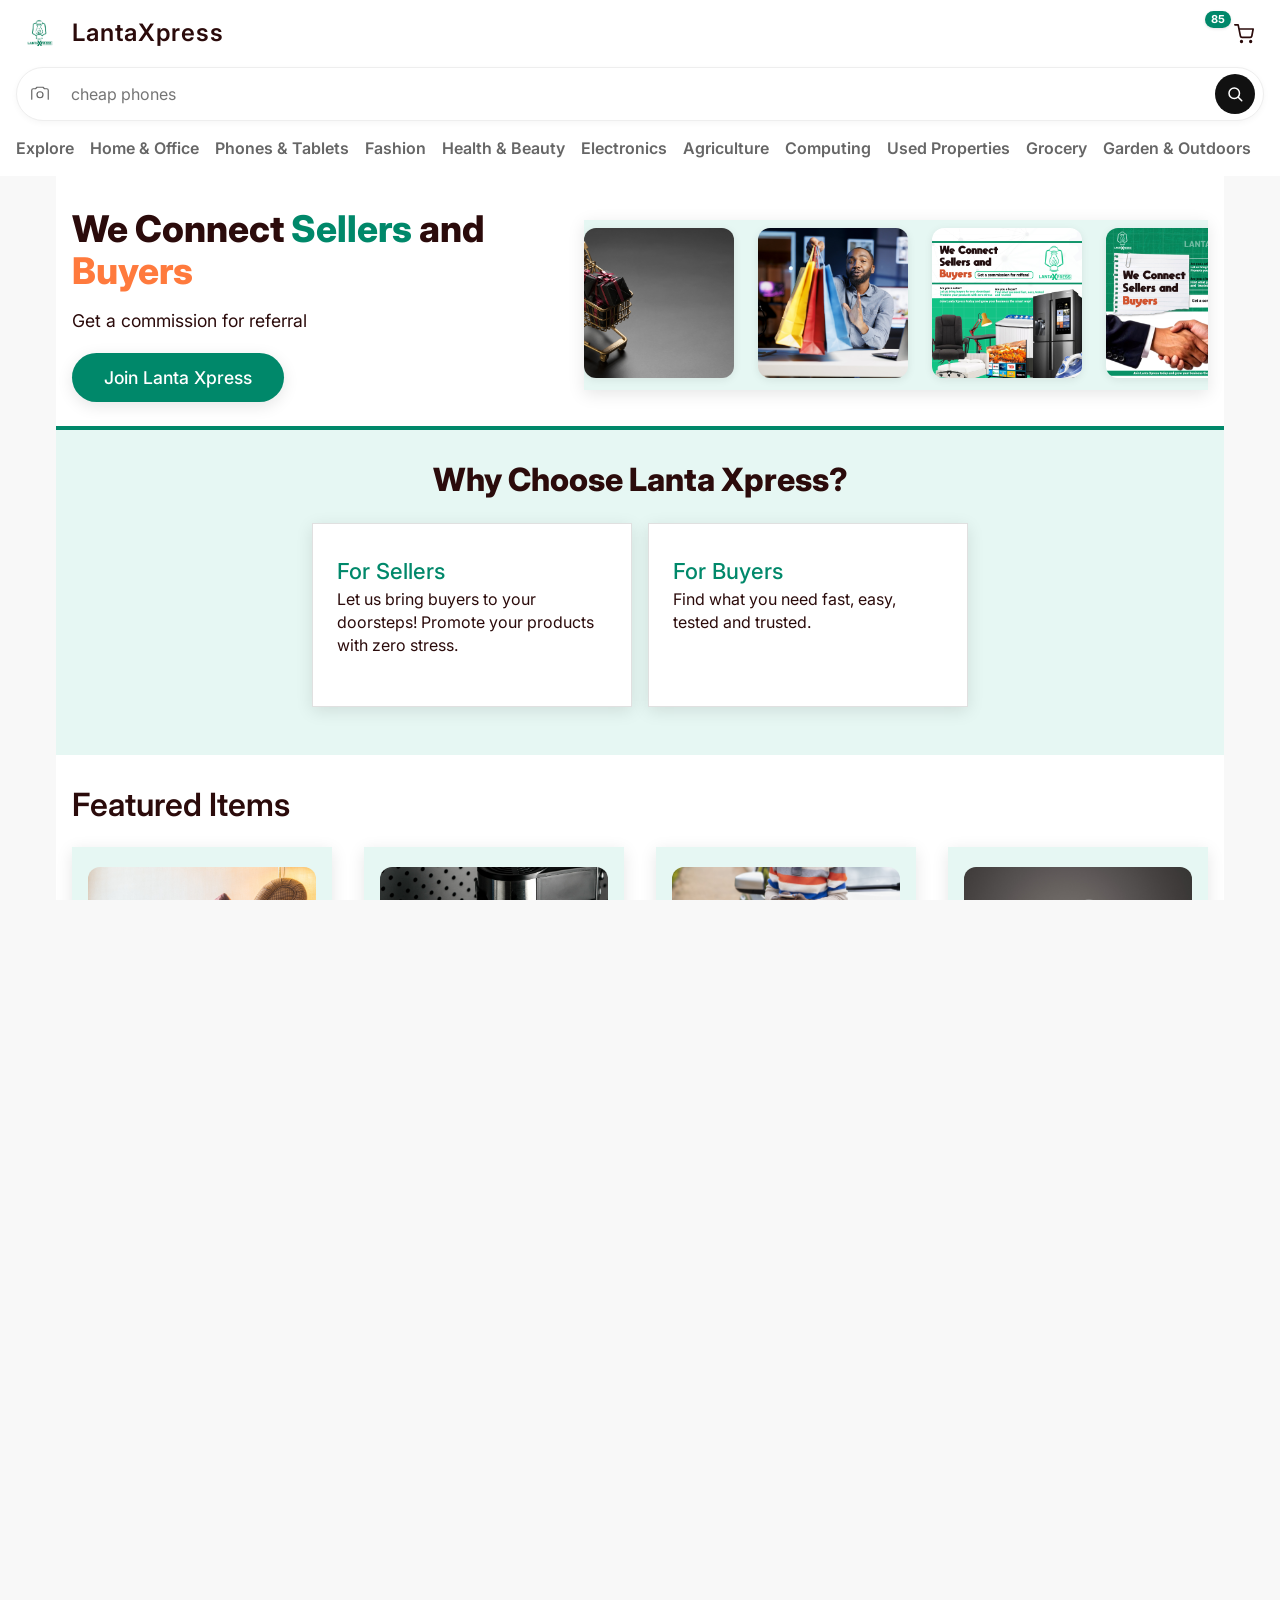
<file: index.html>
<!DOCTYPE html>
<html lang="en">
<head>
  <meta charset="UTF-8">
  <meta name="viewport" content="width=device-width, initial-scale=1.0">
  <title>Lanta Xpress - Buy and Sell Products</title>
  <link rel="stylesheet" href="style.css">
  <link rel="preconnect" href="https://fonts.googleapis.com">
  <link rel="preconnect" href="https://fonts.gstatic.com" crossorigin>
  <link href="https://fonts.googleapis.com/css2?family=Inter:wght@400;500;600&family=Roboto:wght@400;500&display=swap" rel="stylesheet">
  <link rel="stylesheet" href="typography.css">
</head>
<body>
  <header class="header homepage">
    <div class="header-top">
      <div class="logo-area">
          <img src="assets/lantolog1.jpg" alt="Lanta Xpress Logo" class="logo">
        <span class="brand-name">LantaXpress</span>
      </div>
      <div class="header-actions">
        <button class="notif-btn" aria-label="Notifications">
          <svg class="notif-icon" width="22" height="22" viewBox="0 0 24 24" fill="none" stroke="currentColor" stroke-width="2" stroke-linecap="round" stroke-linejoin="round" aria-hidden="true">
            <path d="M15 17h5l-1.405-1.405A2.032 2.032 0 0 1 18 14.158V11a6 6 0 1 0-12 0v3.159c0 .538-.214 1.055-.595 1.436L4 17h5" />
            <path d="M13.73 21a2 2 0 0 1-3.46 0" />
          </svg>
          <span class="notif-badge" aria-hidden="true">85</span>
        </button>
        <button class="cart-btn" aria-label="View cart">
          <svg class="cart-icon" width="22" height="22" viewBox="0 0 24 24" fill="none" stroke="#2b0b0b" stroke-width="2" stroke-linecap="round" stroke-linejoin="round">
            <circle cx="9" cy="21" r="1"/>
            <circle cx="20" cy="21" r="1"/>
            <path d="M1 1h4l2.68 13.39a2 2 0 0 0 2 1.61h9.72a2 2 0 0 0 2-1.61L23 6H6"/>
          </svg>
        </button>
      </div>
    </div>
    <div class="header-search">
      <form class="search-form" action="items.html" method="get">
        <button type="button" class="camera-btn" aria-label="Image search">
          <svg width="18" height="18" viewBox="0 0 24 24" fill="none" stroke="#666" stroke-width="1.6" stroke-linecap="round" stroke-linejoin="round"><path d="M23 19V7a2 2 0 0 0-2-2h-3l-2-2H8L6 5H3a2 2 0 0 0-2 2v12"></path><circle cx="12" cy="13" r="4"></circle></svg>
        </button>
        <input class="search-input" type="search" name="q" placeholder="cheap phones" aria-label="Search products">
        <button class="search-btn" type="submit" aria-label="Search">
          <svg width="18" height="18" viewBox="0 0 24 24" fill="none" stroke="#fff" stroke-width="2" stroke-linecap="round" stroke-linejoin="round"><circle cx="11" cy="11" r="7"></circle><path d="M21 21l-4.35-4.35"></path></svg>
        </button>
      </form>
      <nav class="top-categories" aria-label="Top categories">
        <a href="index.html" class="cat">Explore</a>
        <a href="items.html?category=home-office" class="cat">Home &amp; Office</a>
        <a href="items.html?category=phones-tablets" class="cat">Phones &amp; Tablets</a>
        <a href="items.html?category=fashion" class="cat">Fashion</a>
        <a href="items.html?category=health-beauty" class="cat">Health &amp; Beauty</a>
        <a href="items.html?category=electronics" class="cat">Electronics</a>
        <a href="items.html?category=agriculture" class="cat">Agriculture</a>
        <a href="items.html?category=computing" class="cat">Computing</a>
        <a href="items.html?category=used-properties" class="cat">Used Properties</a>
        <a href="items.html?category=grocery" class="cat">Grocery</a>
        <a href="items.html?category=garden-outdoors" class="cat">Garden &amp; Outdoors</a>
        <a href="items.html?category=automobile" class="cat">Automobile</a>
        <a href="items.html?category=sporting-goods" class="cat">Sporting Goods</a>
        <a href="items.html?category=toys-baby" class="cat">Toys &amp; Baby</a>
      </nav>
    </div>
  </header>
  <!-- Slide-out menu and backdrop (desktop/tablet only) -->
  <div id="menu-backdrop" class="menu-backdrop" aria-hidden="true"></div>
  <aside id="slide-menu" class="slide-menu" aria-hidden="true" aria-label="Main menu">
    <button class="slide-close" aria-label="Close menu">✕</button>
    <nav class="slide-nav" aria-label="Main navigation">
      <ul>
        <li><a href="index.html">Home</a></li>
        <li><a href="items.html">Items</a></li>
        <li><a href="logistics.html">Logistics</a></li>
        <li><a href="account.html">Account</a></li>
      </ul>
    </nav>
  </aside>
  <main class="container">
    <section class="hero">
      <div class="hero-content">
        <h1>We Connect <span class="highlight">Sellers</span> and <span class="highlight-orange">Buyers</span></h1>
        <p class="subtitle">Get a commission for referral</p>
        <a href="items.html" class="cta-btn">Join Lanta Xpress</a>
      </div>
      <div class="hero-marquee">
        <div class="marquee-track">
          <img src="assets/lantaexpressimage2.jpg" alt="Lanta Express 2">
          <img src="assets/lantaexpressimage1.jpg" alt="Lanta Express 1">
          <img src="assets/latanexpress-design.jpg" alt="Latan Express Design">
          <img src="assets/lantaexpress-design-2.jpg" alt="Lanta Express Design 2">
          <!-- Repeat for smooth animation -->
          <img src="assets/lantaexpressimage2.jpg" alt="Lanta Express 2">
          <img src="assets/lantaexpressimage1.jpg" alt="Lanta Express 1">
          <img src="assets/latanexpress-design.jpg" alt="Latan Express Design">
          <img src="assets/lantaexpress-design-2.jpg" alt="Lanta Express Design 2">
        </div>
      </div>
    </section>
<!-- Why Choose Lanta Xpress? Section -->

    <section id="features" class="features">
      <h2 style="text-align:center; font-size:2rem; margin-bottom:1.2rem; color:#2b0b0b; font-weight:800;">Why Choose Lanta Xpress?</h2>
      <div class="features-list">
        <div class="feature">
          <h3>For Sellers</h3>
          <p>Let us bring buyers to your doorsteps! Promote your products with zero stress.</p>
        </div>
        <div class="feature">
          <h3>For Buyers</h3>
          <p>Find what you need fast, easy, tested and trusted.</p>
        </div>
      </div>
    </section>
    <section id="items" class="items-section">
      <h2>Featured Items</h2>
      <div class="item-cards">
        <div class="item-card">
          <img src="assets/chair-image.jpg" alt="Office Chair">
          <h4>Office Chair</h4>
          <div class="item-price-rating">
            <span class="item-price">₦25,000</span>
            <span class="item-rating">★★★★☆</span>
          </div>
          <button class="add-to-cart-btn">Add to Cart</button>
        </div>
        <div class="item-card">
          <img src="assets/home-equipment-image.jpg" alt="Home Equipment">
          <h4>Home Equipment</h4>
          <div class="item-price-rating">
            <span class="item-price">₦15,500</span>
            <span class="item-rating">★★★☆☆</span>
          </div>
          <button class="add-to-cart-btn">Add to Cart</button>
        </div>
        <div class="item-card">
          <img src="assets/car-woman-image.jpg" alt="Car Listing">
          <h4>Car Listing</h4>
          <div class="item-price-rating">
            <span class="item-price">₦2,100,000</span>
            <span class="item-rating">★★★★★</span>
          </div>
          <button class="add-to-cart-btn">Add to Cart</button>
        </div>
        <div class="item-card">
          <img src="assets/cofee-image.jpg" alt="Coffee">
          <h4>Coffee</h4>
          <div class="item-price-rating">
            <span class="item-price">₦3,200</span>
            <span class="item-rating">★★★☆☆</span>
          </div>
          <button class="add-to-cart-btn">Add to Cart</button>
        </div>
      </div>
    </section>
    <section id="products" class="products-section">
      <h2 style="text-align:center; font-size:2rem; margin-bottom:1.2rem; color:#2b0b0b; font-weight:800;">Products</h2>
      <div class="products-cards item-cards">
        <div class="item-card">
          <img src="assets/bluetooth-speaker.jpg" alt="Product 1">
          <h4>Bluetooth Speaker</h4>
          <div class="item-price-rating">
            <span class="item-price">₦8,500</span>
            <span class="item-rating">★★★★☆</span>
          </div>
          <button class="add-to-cart-btn">Add to Cart</button>
        </div>
        <div class="item-card">
          <img src="assets/smartwatch.jpg" alt="Product 2">
          <h4>Smart Watch</h4>
          <div class="item-price-rating">
            <span class="item-price">₦12,000</span>
            <span class="item-rating">★★★☆☆</span>
          </div>
          <button class="add-to-cart-btn">Add to Cart</button>
        </div>
        <div class="item-card">
          <img src="assets/earbuds.jpg" alt="Product 3">
          <h4>Wireless Earbuds</h4>
          <div class="item-price-rating">
            <span class="item-price">₦6,200</span>
            <span class="item-rating">★★★★★</span>
          </div>
          <button class="add-to-cart-btn">Add to Cart</button>
        </div>
        <div class="item-card">
          <img src="assets/powerbanks.jpg" alt="Product 4">
          <h4>Power Bank</h4>
          <div class="item-price-rating">
            <span class="item-price">₦9,000</span>
            <span class="item-rating">★★★☆☆</span>
          </div>
          <button class="add-to-cart-btn">Add to Cart</button>
        </div>
      </div>
    </section>
   </main>
  <footer class="footer">
    <div class="footer-content">
      <img src="assets/footer-image.jpg" alt="Lanta Xpress" class="footer-img">
      <p>Join Lanta Xpress today and grow your business the smart way!</p>
    </div>
  </footer>
  <!-- Mobile Bottom Navigation (consistent) -->
  <nav class="mobile-bottom-nav">
    <a href="index.html" class="nav-item active">
      <span class="nav-icon">
        <svg width="22" height="22" viewBox="0 0 24 24" fill="none" stroke="#00886a" stroke-width="2" stroke-linecap="round" stroke-linejoin="round"><path d="M3 12L12 3l9 9"/><path d="M9 21V9h6v12"/></svg>
      </span>
      <span class="nav-label">Home</span>
    </a>
    <a href="items.html" class="nav-item">
      <span class="nav-icon">
        <svg width="22" height="22" viewBox="0 0 24 24" fill="none" stroke="#00886a" stroke-width="2" stroke-linecap="round" stroke-linejoin="round"><circle cx="9" cy="21" r="1"/><circle cx="20" cy="21" r="1"/><path d="M1 1h4l2.68 13.39a2 2 0 0 0 2 1.61h9.72a2 2 0 0 0 2-1.61L23 6H6"/></svg>
      </span>
      <span class="nav-label">Items</span>
    </a>
    <a href="logistics.html" class="nav-item">
      <span class="nav-icon">
        <svg width="22" height="22" viewBox="0 0 24 24" fill="none" stroke="#00886a" stroke-width="2" stroke-linecap="round" stroke-linejoin="round"><circle cx="12" cy="12" r="10"/><path d="M12 8v4l3 3"/></svg>
      </span>
      <span class="nav-label">Logistics</span>
    </a>
    <a href="account.html" class="nav-item">
      <span class="nav-icon">
        <svg width="22" height="22" viewBox="0 0 24 24" fill="none" stroke="#00886a" stroke-width="2" stroke-linecap="round" stroke-linejoin="round"><circle cx="12" cy="7" r="4"/><path d="M5.5 21a8.38 8.38 0 0 1 13 0"/></svg>
      </span>
      <span class="nav-label">Account</span>
    </a>
  </nav>
  <script src="script.js"></script>
</body>
</html>
</file>
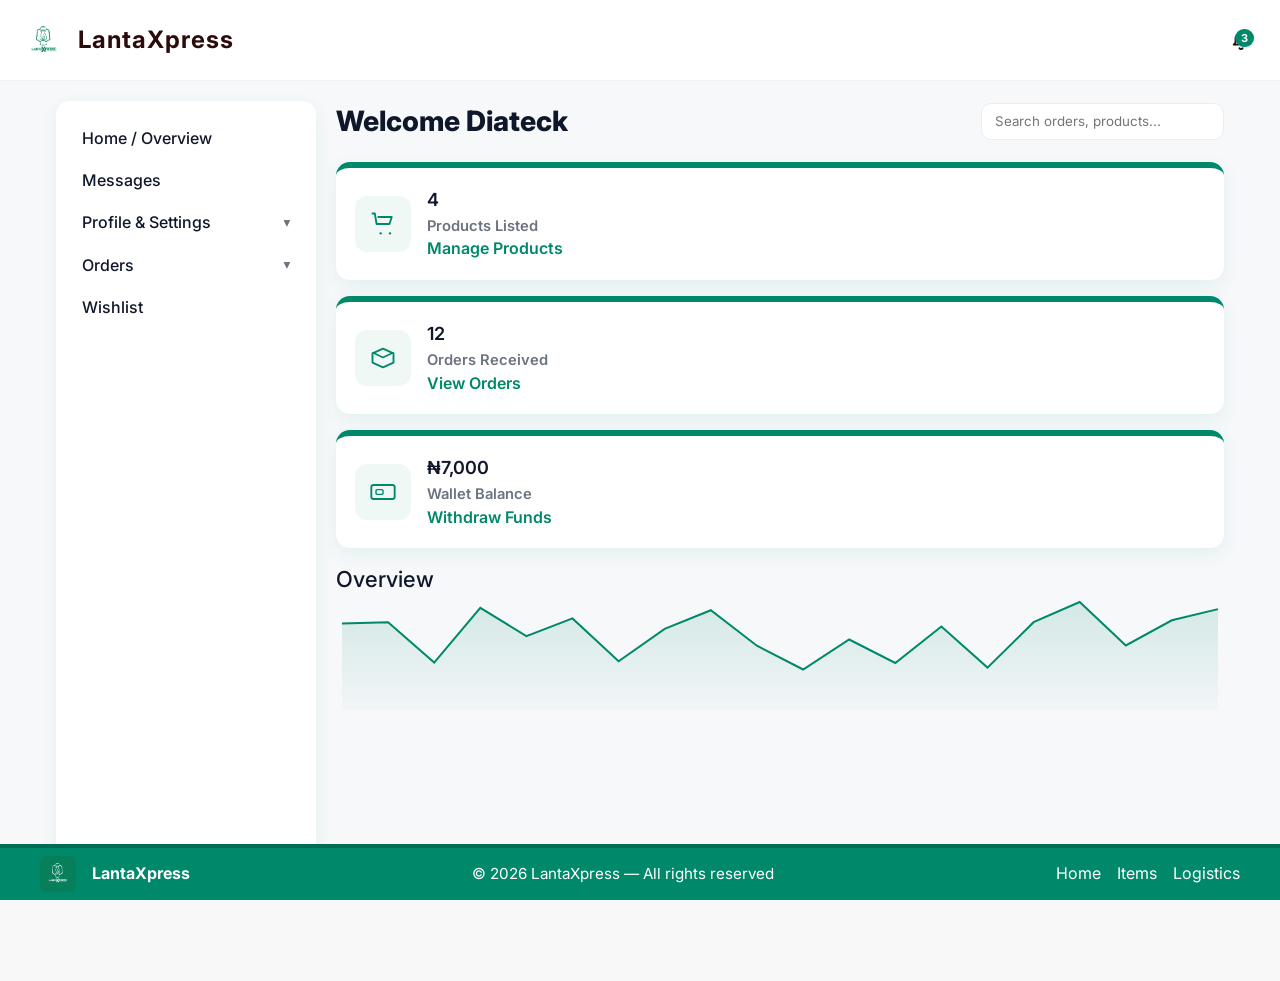
<file: account.html>
<!doctype html>
<html lang="en">
<head>
  <meta charset="utf-8">
  <meta name="viewport" content="width=device-width,initial-scale=1">
  <title>Account Dashboard - Lanta Xpress</title>
  <link rel="preconnect" href="https://fonts.googleapis.com">
  <link rel="preconnect" href="https://fonts.gstatic.com" crossorigin>
  <link href="https://fonts.googleapis.com/css2?family=Inter:wght@400;500;600&family=Roboto:wght@400;500&display=swap" rel="stylesheet">
  <link rel="stylesheet" href="style.css">
  <style>
    /* Dashboard responsive layout and styles inspired by the provided screenshot */
    :root { --dash-bg: #f6f8fa; --card-bg: #fff; --accent: #00886a; --accent-2: #3dbb8d; --muted:#6b7280; --shadow: 0 6px 18px rgba(0,136,106,0.08); }
    html,body{height:100%;}
    body { margin:0; display:flex; flex-direction:column; min-height:100vh; font-family: Inter, system-ui, -apple-system, 'Segoe UI', Roboto, 'Helvetica Neue', Arial; background:var(--dash-bg); color:#111827; }
    main.container{flex:1 0 auto}
    header.header{background:var(--accent);padding:1rem 1.25rem;border-bottom:1px solid rgba(0,0,0,0.04);color:#fff}
    header.header .brand-name, header.header .header-icons, header.header .nav a{color:#fff}
    /* remove white frame so header appears as a plain green bar */
    header.header .logo{background:transparent;padding:0;border-radius:8px}
    .menu-btn{background:transparent;border:0;color:#fff;font-size:20px;padding:6px 8px;border-radius:6px}
    .nav a{color:inherit}
    .logo-area{display:flex;align-items:center;gap:.6rem}
    .logo{width:48px;height:48px;border-radius:8px;object-fit:cover}
    .brand-name{font-weight:700;color:var(--muted)}
    .container{max-width:1200px;margin:1.25rem auto;padding:0 1rem}

    /* Two-column layout: left sidebar, right content */
    .ax-layout{display:flex;gap:1.25rem;align-items:flex-start}
    .ax-sidebar{width:260px;background:var(--card-bg);padding:1rem;border-radius:14px;box-shadow:var(--shadow);height:calc(100vh - 120px);overflow:auto;position:sticky;top:20px}
    .ax-main{flex:1}

    /* Top welcome header inside main area */
    .ax-topbar-row{display:flex;align-items:center;justify-content:space-between;margin-bottom:1.25rem}
    .ax-welcome{font-size:28px;font-weight:800;color:#0f172a}
    .ax-actions input{padding:.6rem .8rem;border-radius:10px;border:1px solid #e6eef6;min-width:220px}

    /* Big vertical cards matching screenshot */
    .ax-cards{display:flex;flex-direction:column;gap:1rem;margin-bottom:1rem}
    .ax-card{display:flex;align-items:center;gap:1rem;background:var(--card-bg);padding:1.2rem;border-radius:14px;border-top:6px solid var(--accent);box-shadow:var(--shadow)}
    .ax-card .ax-icon{width:56px;height:56px;background:rgba(0,136,106,0.06);border-radius:12px;display:flex;align-items:center;justify-content:center;color:var(--accent);font-size:22px}
    .ax-card-title{font-size:0.92rem;color:var(--muted);font-weight:600}
    .ax-card-value{font-size:18px;font-weight:600;color:#0f172a;margin-bottom:.2rem}
    .ax-card .ax-icon svg{display:block;max-width:28px;max-height:28px}
    .ax-card-action .ax-link {
      color: var(--accent);
      font-weight: 600;
      text-decoration: none;
    }
    .ax-card-action .ax-link:hover { text-decoration: underline; }

    /* Sections and tables */
    .ax-sections{margin-top:0}
    .ax-section{background:transparent;padding:0}
    .ax-table{width:100%;border-collapse:collapse;background:var(--card-bg);border-radius:10px;overflow:hidden}
    .ax-table th,.ax-table td{padding:.85rem;border-bottom:1px solid #f3f4f6}

    /* Sidebar nav styles */
    .ax-side-nav ul{list-style:none;padding:0;margin:0}
    .ax-side-nav li{margin:0}
    .ax-side-nav a{display:flex;align-items:center;gap:.6rem;padding:.6rem;border-radius:10px;color:#0f172a;text-decoration:none;position:relative}
    .ax-side-nav a:hover{background:rgba(0,136,106,0.04)}
    /* submenu hidden by default, shown when parent has .open */
    .ax-side-sub{display:none;padding-left:.6rem;margin-top:.25rem}
    .ax-side-item.open > .ax-side-sub{display:block}
    /* small arrow indicator on links that have children */
    .ax-side-link.has-children::after{
      content: '▾';
      position: absolute;
      right: 0.6rem;
      font-size: 0.85rem;
      color: var(--muted);
      transform-origin: center;
      transition: transform .18s ease;
    }
    .ax-side-item.open > .ax-side-link.has-children::after{ transform: rotate(180deg); color: var(--accent); }
    .ax-side-nav a.active{background:linear-gradient(90deg,var(--accent),var(--accent-2));color:#fff}
    .ax-side-sub{padding-left:.6rem;margin-top:.25rem}

    /* Responsive: tablet and below stack sidebar on top */
    @media (max-width:1024px){ .container{max-width:960px} .ax-sidebar{width:240px;height:auto;position:relative;top:auto} }
    @media (max-width:800px){ .ax-layout{flex-direction:column} .ax-sidebar{width:100%;height:auto;position:relative} .ax-welcome{font-size:22px} .ax-cards{flex-direction:row;flex-wrap:wrap} .ax-card{flex:1 1 48%} }
      /* On small screens hide the sidebar by default and let the header hamburger toggle it */
      @media (max-width:800px) {
        .ax-sidebar { display: none; }
        .ax-layout.ax-sidebar-open .ax-sidebar { display: block; }
        /* when sidebar opens, push main content below for clarity */
        .ax-layout.ax-sidebar-open .ax-main { margin-top: 0.75rem; }
      }
    @media (max-width:480px){ .ax-card{flex:1 1 100%} .ax-welcome{font-size:18px} .ax-actions input{min-width:120px} }
    /* On small screens hide the header dropdown completely and use the sidebar */
    .menu-backdrop{display:none !important}
    @media (max-width:600px) {
      .nav ul { display: none !important; }
      .nav .nav-close { display: none !important; }
      #menu-backdrop { display: none !important; }
    }
    /* Desktop / tablet footer + hide mobile-only elements on larger viewports */
    @media (min-width:800px) {
      .mobile-bottom-nav { display: none; }
      .site-footer { display: block; }
      /* make footer fixed to viewport bottom on larger screens and ensure content has padding */
      .site-footer { position: fixed; left: 0; right: 0; bottom: 0; height: 56px; z-index: 1500; display:flex; align-items:center; }
      main.container { padding-bottom: 80px; }
      /* remove the X icon on larger screens */
      .nav .nav-close { display: none !important; }
    }
    /* Footer styling: green background, green top border, white text */
    .site-footer {
      background: var(--accent);
      color: #fff;
      border-top: 4px solid #006b54;
      flex-shrink: 0;
    }
    .site-footer .container { color: #fff !important; }
    .site-footer a { color: #fff !important; text-decoration: none; }
    .site-footer a:hover { text-decoration: underline; opacity: 1; }
    /* Hide the desktop footer on mobile devices since mobile bottom nav exists */
    @media (max-width:799px) {
      .site-footer { display: none !important; }
    }
  </style>
  <link rel="stylesheet" href="typography.css">
</head>
<body>
  <header class="header account">
    <div class="logo-area"><img src="assets/lantolog1.jpg" alt="Lanta" class="logo"><span class="brand-name">LantaXpress</span></div>
    <nav class="nav">
      <ul id="main-menu">
        <li><a href="index.html">Home</a></li>
        <li><a href="items.html">Items</a></li>
        <li><a href="logistics.html">Logistics</a></li>
        <li>
          <a href="account.html" aria-label="Account" title="Account">
            <svg width="22" height="22" viewBox="0 0 24 24" fill="none" stroke="currentColor" stroke-width="2" stroke-linecap="round" stroke-linejoin="round" aria-hidden="true">
              <circle cx="12" cy="7" r="4" />
              <path d="M5.5 21a8.38 8.38 0 0 1 13 0" />
            </svg>
          </a>
        </li>
      </ul>
      <button type="button" class="nav-close" aria-label="Close menu">✕</button>
    </nav>
    <div class="header-icons">
      <div style="display:flex;align-items:center;gap:0.5rem">
        <button class="menu-btn" aria-label="Toggle menu" aria-expanded="false" aria-controls="main-menu">☰</button>
        <button class="notif-btn" aria-label="Notifications" title="Notifications" aria-live="polite">
          <svg class="notif-icon" width="22" height="22" viewBox="0 0 24 24" fill="none" stroke="currentColor" stroke-width="2" stroke-linecap="round" stroke-linejoin="round" aria-hidden="true">
            <path d="M15 17h5l-1.405-1.405A2.032 2.032 0 0 1 18 14.158V11a6 6 0 1 0-12 0v3.159c0 .538-.214 1.055-.595 1.436L4 17h5" />
            <path d="M13.73 21a2 2 0 0 1-3.46 0" />
          </svg>
          <span class="notif-badge" data-count="3" aria-hidden="false">3</span>
        </button>
      </div>
    </div>
  </header>
  <div id="menu-backdrop" class="menu-backdrop" aria-hidden="true"></div>
  <div id="slide-menu" class="slide-menu" aria-hidden="true">
    <button class="slide-close" aria-label="Close menu">✕</button>
    <nav class="slide-nav">
      <ul>
        <li><a href="index.html">Home</a></li>
        <li><a href="items.html">Items</a></li>
        <li><a href="logistics.html">Logistics</a></li>
        <li><a href="account.html">Account</a></li>
      </ul>
    </nav>
  </div>

  <main class="container">
    <div id="account-dashboard" class="ax-layout">
      <aside class="ax-sidebar">
        <button class="ax-sidebar-toggle">Toggle</button>
        <!-- Sidebar items inserted by script -->
      </aside>
      <section class="ax-main">
        <!-- Main content injected by script -->
      </section>
    </div>
  </main>

  <script src="script.js"></script>
  <nav class="mobile-bottom-nav">
    <a href="index.html" class="nav-item">
      <span class="nav-icon"> 
        <svg width="22" height="22" viewBox="0 0 24 24" fill="none" stroke="#00886a" stroke-width="2" stroke-linecap="round" stroke-linejoin="round"><path d="M3 12L12 3l9 9"/><path d="M9 21V9h6v12"/></svg>
      </span>
      <span class="nav-label">Home</span>
    </a>
    <a href="items.html" class="nav-item">
      <span class="nav-icon">
        <svg width="22" height="22" viewBox="0 0 24 24" fill="none" stroke="#00886a" stroke-width="2" stroke-linecap="round" stroke-linejoin="round"><circle cx="9" cy="21" r="1"/><circle cx="20" cy="21" r="1"/><path d="M1 1h4l2.68 13.39a2 2 0 0 0 2 1.61h9.72a2 2 0 0 0 2-1.61L23 6H6"/></svg>
      </span>
      <span class="nav-label">Items</span>
    </a>
    <a href="logistics.html" class="nav-item">
      <span class="nav-icon">
        <svg width="22" height="22" viewBox="0 0 24 24" fill="none" stroke="#00886a" stroke-width="2" stroke-linecap="round" stroke-linejoin="round"><circle cx="12" cy="12" r="10"/><path d="M12 8v4l3 3"/></svg>
      </span>
      <span class="nav-label">Logistics</span>
    </a>
    <a href="account.html" class="nav-item active">
      <span class="nav-icon">
        <svg width="22" height="22" viewBox="0 0 24 24" fill="none" stroke="#00886a" stroke-width="2" stroke-linecap="round" stroke-linejoin="round"><circle cx="12" cy="7" r="4"/><path d="M5.5 21a8.38 8.38 0 0 1 13 0"/></svg>
      </span>
      <span class="nav-label">Account</span>
    </a>
  </nav>
  <!-- Footer for larger screens (desktop / laptop / tablet) -->
  <footer class="site-footer" role="contentinfo" aria-label="Site footer">
    <div class="container" style="display:flex;align-items:center;justify-content:space-between;padding:1rem 0;">
      <div style="display:flex;align-items:center;gap:1rem">
        <img src="assets/lantalogo2.jpg" alt="Lanta" style="width:36px;height:36px;border-radius:6px;object-fit:cover">
        <div style="font-weight:700">LantaXpress</div>
      </div>
      <div style="font-size:.95rem">© 2026 LantaXpress — All rights reserved</div>
      <div style="display:flex;gap:1rem">
        <a href="index.html" style="text-decoration:none">Home</a>
        <a href="items.html" style="text-decoration:none">Items</a>
        <a href="logistics.html" style="text-decoration:none">Logistics</a>
      </div>
    </div>
  </footer>
</body>
</html>
</file>
<file: style.css>
@media (min-width: 601px) {
  .mobile-cart-btn {
    display: none !important;
  }
}
@media (min-width: 601px) {
  .mobile-bottom-nav {
    display: none !important;
  }
}
@media (max-width: 600px) {
  .hero-marquee {
    width: 100vw;
    min-width: 0;
    max-width: 100vw;
    height: 90px;
    margin-left: 0;
    margin-right: 0;
    border-radius: 14px;
    overflow-x: auto;
    background: #e6f7f3;
    border: 1.5px solid #d0eae2;
    box-shadow: 0 2px 8px rgba(0,0,0,0.04);
    padding: 0.1rem 0;
    display: flex;
    align-items: center;
    justify-content: flex-start;
    margin-bottom: 0.1rem;
    box-sizing: border-box;
    .header-icons {
      flex-direction: row;
      gap: 0.5rem;
      align-items: center;
      justify-content: flex-end;
    }
    .cart-btn, .menu-btn {
      display: flex;
      align-items: center;
      justify-content: center;
      padding: 0.1rem;
    }
    .cart-icon {
      width: 20px;
      height: 20px;
    }
  }
  .marquee-track {
    gap: 0.4rem;
    align-items: center;
    padding-left: 0.1rem;
  }
  .marquee-item {
    background: #fff;
    border-radius: 10px;
    box-shadow: 0 1px 4px rgba(0,0,0,0.08);
    width: 60px;
    height: 60px;
    display: flex;
    align-items: center;
    justify-content: center;
    margin-bottom: 0;
    padding: 2px;
  }
  .marquee-track img {
    width: 80px;
    height: 80px;
    border-radius: 14px;
    background: #fff;
    box-shadow: 0 2px 8px rgba(0,0,0,0.08);
    margin-bottom: 0;
    display: block;
    object-fit: cover;
  }
}
/* Lanta Xpress Professional E-commerce Styles */
.cart-btn {
  background: none !important;
  border: none !important;
  box-shadow: none !important;
  padding: 0.1rem;
  display: flex;
  align-items: center;
  justify-content: center;
  cursor: pointer;
}
.cart-icon {
  width: 22px;
  height: 22px;
  stroke: #fff;
  display: block;
  background: none !important;
  box-shadow: none !important;
  border: none !important;
}
  .cart-btn {
    background: none !important;
    border: none !important;
    box-shadow: none !important;
    padding: 0.1rem;
    display: flex;
    align-items: center;
    justify-content: center;
    cursor: pointer;
  }
  .cart-icon {
    width: 20px;
    height: 20px;
    stroke: #fff;
    background: none !important;
    box-shadow: none !important;
    border: none !important;
  }
:root {
  --green: #00886a;
  --accent: #ff7a3d;
  --dark: #2b0b0b;
  --light: #e6f7f3;
  --gray: #f8f8f8;
  --radius: 0px;
  --shadow: 0 4px 16px rgba(0,0,0,0.10);
  --font-main: 'Segoe UI', Arial, sans-serif;
}

html, body {
  height: 100%;
  margin: 0;
  padding: 0;
  font-family: var(--font-main);
  background: var(--gray);
  color: var(--dark);
}

body {
  min-height: 100vh;
  display: flex;
  flex-direction: column;
}
main {
  flex: 1 0 auto;
}

/* ===== Responsive layout helpers (fluid, safe under zoom) ===== */
/* Use box-sizing everywhere for predictable sizing */
*, *::before, *::after { box-sizing: border-box; }

/* Fluid typography that scales gently across viewports */
html { font-size: clamp(14px, 1.05vw + 0.6rem, 18px); }

/* Reusable centered container with safe max width */
.container {
  width: 100%;
  max-width: 1200px; /* desktop cap */
  margin-left: auto;
  margin-right: auto;
  padding-left: 1rem;
  padding-right: 1rem;
}

/* Make images and media responsive so they never overflow their containers */
img, picture, video, iframe { max-width: 100%; height: auto; display: block; }

/* Flexible product grid fallback (keeps items inside viewport when zoomed) */
.products-cards, .item-cards {
  display: grid;
  grid-template-columns: repeat(auto-fit, minmax(160px, 1fr));
  gap: 1rem;
}

/* Prevent accidental horizontal overflow while keeping accessibility preserved.
   If you see clipped content, increase container padding or adjust specific elements. */
html, body { overflow-x: hidden; }

/* Slightly narrower container on tablets to keep comfortable line-length */
@media (min-width: 769px) and (max-width: 1024px) {
  .container { max-width: 900px; }
}

@media (max-width: 768px) {
  .container { padding-left: 0.75rem; padding-right: 0.75rem; }
}

/* End responsive helpers */

/* Category sections: hidden by default, shown when activated by JS */
.category-section { display: none; }
.category-section.active { display: block; }

/* Make All Products board clearly clickable */
.section[data-category="appliances"] { cursor: pointer; }

/* Sidebar category link styling: match site green and remove underlines */
.sidebar a.category-link {
  color: var(--green);
  text-decoration: none;
  display: inline-block;
}
.sidebar a.category-link:visited {
  color: var(--green);
}
.sidebar a.category-link:hover,
.sidebar li.active a.category-link {
  color: var(--green);
  text-decoration: none;
  font-weight: 700;
}
.sidebar a.category-link:focus {
  outline: 3px solid rgba(0,136,106,0.12);
  outline-offset: 2px;
}


.header {
  display: flex;
  align-items: center;
  background: var(--green);
  padding: 0.75rem 1rem;
  position: sticky;
  top: 0;
  z-index: 10;
}

/* Homepage-specific header layout (keeps other pages unchanged) */
.header.homepage {
  background: #fff;
  color: var(--dark);
  flex-direction: column;
  align-items: stretch;
  padding: 0.6rem 1rem;
}
.header.homepage .header-top {
  display: flex;
  align-items: center;
  justify-content: space-between;
  gap: 0.5rem;
}
.header.homepage .logo-area .brand-name { color: var(--dark); }
.header.homepage .header-actions { display:flex; align-items:center; gap:0.5rem; }
.header.homepage .notif-btn {
  position: relative;
  background: transparent;
  border: none;
  color: var(--dark);
  display: flex;
  align-items: center;
  justify-content: center;
  padding: 6px;
  border-radius: 8px;
}
.header.homepage .notif-badge {
  position: absolute;
  top: -6px;
  right: -6px;
  background: var(--green);
  color: #fff;
  font-size: 11px;
  padding: 3px 6px;
  border-radius: 999px;
  font-weight: 700;
  line-height: 1;
  box-shadow: 0 1px 3px rgba(0,0,0,0.12);
}
.header.homepage .cart-icon { stroke: var(--dark); }
.header.homepage .header-search { margin-top: 0.6rem; display: flex; flex-direction: column; gap: 0.45rem; align-items: stretch; }
.header.homepage .search-form {
  display: flex;
  align-items: center;
  gap: 0.5rem;
  background: #fff;
  border-radius: 999px;
  padding: 6px 8px;
  border: 1px solid #eee;
  box-shadow: 0 2px 6px rgba(0,0,0,0.04);
}
.header.homepage .search-input { flex: 1; border: none; outline: none; padding: 10px 8px; font-size: 1rem; }
.header.homepage .search-btn { background: #111; border: none; color: #fff; width: 40px; height: 40px; display:flex; align-items:center; justify-content:center; border-radius: 999px; }
.header.homepage .camera-btn { background: transparent; border: none; padding: 6px; display:flex; align-items:center; justify-content:center; }
.header.homepage .top-categories { display:flex; gap: 1rem; padding-top: 0.2rem; overflow-x: auto; }
.header.homepage .top-categories .cat { color: #666; text-decoration: none; font-weight: 600; padding: 0.35rem 0; white-space: nowrap; }
.header.homepage .top-categories .cat.active { color: var(--green); border-bottom: 3px solid var(--green); padding-bottom: 0.25rem; }


/* Slide-out menu (desktop / tablet) */
.menu-backdrop {
  position: fixed;
  inset: 0;
  background: rgba(0,0,0,0.36);
  opacity: 0;
  visibility: hidden;
  transition: opacity 220ms ease, visibility 220ms ease;
  z-index: 60;
}
.menu-backdrop.visible { opacity: 1; visibility: visible; }
.slide-menu {
  position: fixed;
  left: 0;
  top: 0;
  height: 100%;
  width: 300px;
  max-width: 86%;
  background: #fff;
  box-shadow: 2px 0 28px rgba(0,0,0,0.12);
  transform: translateX(-110%);
  transition: transform 280ms cubic-bezier(.2,.9,.2,1);
  z-index: 70;
  padding: 1rem 1rem 2rem 1rem;
  display: flex;
  flex-direction: column;
  gap: 0.75rem;
}
.slide-menu.open { transform: translateX(0); }
.slide-menu .slide-close {
  align-self: flex-end;
  border: none;
  background: transparent;
  font-size: 1.2rem;
  padding: 6px;
  cursor: pointer;
}
.slide-menu .slide-nav ul { list-style:none; padding:0; margin: 0; display:flex; flex-direction:column; gap:0.25rem; }
.slide-menu .slide-nav a { display:block; padding: .75rem .6rem; color: var(--dark); text-decoration: none; font-weight: 700; border-radius: 8px; }
.slide-menu .slide-nav a:hover { background: rgba(0,0,0,0.04); }

@media (max-width: 600px) {
  .menu-backdrop, .slide-menu { display: none !important; }
}

@media (min-width: 601px) {
  .header.homepage .logo-area { cursor: pointer; }
}

/* Account header: white background, second logo, black menu + bell icons */
.header.account {
  background: #fff;
  color: var(--dark);
  border-bottom: 1px solid #eef2f4;
}
.header.account .logo { height: 48px; }
.header.account .brand-name { color: var(--dark); font-weight:700; }
.header.account .menu-btn { color: var(--dark); background: transparent; border: none; font-size: 1.15rem; }
 .header.account .notif-btn, .header.account .notif-icon { color: var(--dark); }
 .header.account .notif-icon { stroke: var(--dark); }
 .header.account .notif-badge { background: var(--green); color: #fff; font-weight:700; }

/* Notification badge positioning for account header */
.header.account .notif-btn { position: relative; }
.header.account .notif-btn .notif-icon { stroke: var(--dark) !important; color: var(--dark) !important; }
.header.account .notif-badge {
  position: absolute;
  top: 6px;
  right: 6px;
  background: var(--green);
  color: #fff;
  font-size: 11px;
  padding: 2px 6px;
  border-radius: 999px;
  font-weight: 700;
  line-height: 1;
  min-width: 18px;
  height: 18px;
  display: inline-flex;
  align-items: center;
  justify-content: center;
  box-shadow: 0 1px 3px rgba(0,0,0,0.12);
}

/* Keep the default green-header (homepage) variant with white icon */
.header .notif-btn .notif-icon { stroke: #fff !important; }



/* Header icons spacing and icon styles */
.header .header-icons { display:flex; align-items:center; margin-left: 0.5rem; }
.header .header-icons .cart-btn { margin-right: 0.4rem; }
.notif-icon { width:22px; height:22px; display:block; stroke:currentColor; }

/* Ensure notification button on header uses transparent background and white icon */
.header .notif-btn, .header .notif-btn svg {
  background: transparent !important;
  border: none !important;
  box-shadow: none !important;
  color: #fff !important;
}
.header .notif-btn { padding: 6px 8px; border-radius: 6px; display:flex; align-items:center; justify-content:center; }
.header .notif-btn .notif-icon { stroke: #fff !important; }

@media (min-width: 601px) {
  .header {
    display: flex;
    align-items: center;
    justify-content: space-between;
  }
  .logo-area {
    flex: 0 0 auto;
  }
  .nav {
    display: flex;
    align-items: center;
    margin-left: auto;
  }
  #main-menu {
    display: flex;
    align-items: center;
    flex-direction: row;
  }
  .cart-btn {
    margin-right: 0.5rem;
    order: 0;
  }
  #main-menu > .cart-btn {
    margin-right: 0.5rem;
    order: 0;
  }
  #main-menu > li {
    order: 1;
  }
}
.logo-area {
  display: flex;
  align-items: center;
  gap: 0.5rem;
}
.logo {
  height: 48px;
  border-radius: 8px;
}
.brand-name {
  color: #fff;
  font-size: 1.5rem;
  font-weight: bold;
  letter-spacing: 1px;
}
.nav ul {
  list-style: none;
  display: flex;
  gap: 2rem;
  margin: 0;
  padding: 0;
}
.nav a {
  color: #fff;
  text-decoration: none;
  font-weight: 500;
  font-size: 1.08rem;
  padding: 0.5rem 1rem;
  border-radius: 6px;
  transition: background 0.2s;
}
.nav a:hover {
  background: rgba(255,255,255,0.10);
}
.menu-btn {
  display: none;
}
@media (max-width: 700px) {
  .nav ul { gap: 1rem; }
  .brand-name { font-size: 1.1rem; }

/* Mobile: keep category options visible at top by making sidebar sticky */
@media (max-width: 600px) {
  .sidebar {
    position: sticky;
    top: 68px; /* leave space for the sticky header */
    z-index: 15;
    background: #fff;
    padding-top: 0.45rem;
    padding-bottom: 0.45rem;
    margin-bottom: 0.5rem;
  }
  .sidebar ul {
    display: flex;
    flex-direction: row;
    gap: 0.8rem;
    overflow-x: auto;
    padding-left: 0.6rem;
    padding-right: 0.6rem;
    margin: 0;
  }
  .sidebar li { margin-bottom: 0; white-space: nowrap; }
}
}

.hero {
  background: #fff;
  padding: 2rem 1rem 1.5rem 1rem;
  border-bottom: 4px solid var(--green);
  display: flex;
  flex-wrap: wrap;
  align-items: center;
  justify-content: space-between;
  gap: 2rem;
}
.hero-content {
  max-width: 480px;
}
.hero h1 {
  font-size: 2.3rem;
  font-weight: 800;
  margin: 0 0 1rem 0;
  color: var(--dark);
}
.highlight {
  color: var(--green);
}
.highlight-orange {
  color: var(--accent);
}
.subtitle {
  font-size: 1.1rem;
  color: var(--dark);
  margin-bottom: 1.2rem;
}
.cta-btn {
  display: inline-block;
  background: var(--green);
  color: #fff;
  padding: 0.75rem 2rem;
  border-radius: 30px;
  font-size: 1.1rem;
  text-decoration: none;
  font-weight: bold;
  transition: background 0.2s;
  box-shadow: var(--shadow);
}
.cta-btn:hover {
  background: var(--accent);
}
.hero-marquee {
  flex: 1 1 350px;
  min-width: 320px;
  overflow: hidden;
  border-radius: var(--radius);
  box-shadow: var(--shadow);
  background: var(--light);
  padding: 0.5rem 0;
  position: relative;
  height: 170px;
}
.marquee-track {
  display: flex;
  gap: 1.5rem;
  align-items: center;
  will-change: transform;
  animation: marquee-left 18s linear infinite;
}
.marquee-track img {
  flex-shrink: 0;
  width: 150px;
  height: 150px;
  object-fit: cover;
  border-radius: 12px;
  box-shadow: 0 2px 8px rgba(0,0,0,0.08);
  background: #fff;
}
@keyframes marquee-left {
  0% { transform: translateX(0); }
  100% { transform: translateX(-50%); }
}

.features {
  background: var(--light);
  padding: 2rem 1rem;
  color: var(--dark);
}
.features-list {
  display: flex;
  gap: 2rem;
  justify-content: center;
  margin-top: 1.5rem;
  flex-wrap: wrap;
}
.feature {
  background: #fff;
  border-radius: var(--radius);
  box-shadow: var(--shadow);
  padding: 2rem 1.5rem;
  width: 320px;
  min-width: 220px;
  border: 1px solid #e0e0e0;
  display: flex;
  flex-direction: column;
  align-items: flex-start;
  transition: box-shadow 0.2s;
  color: var(--dark);
  margin-bottom: 1rem;
}
.feature h3 {
  color: var(--green);
  margin-top: 0;
}
.feature:hover {
  box-shadow: 0 8px 24px rgba(0,136,106,0.12);
}

.items-section {
  background: #fff;
  padding: 2rem 1rem;
}
.items-section h2 {
  font-size: 2rem;
  color: var(--dark);
  margin-bottom: 1.5rem;
}
.item-cards {
/* Products section uses same grid as item-cards */
.products-cards {
  display: grid;
  grid-template-columns: repeat(auto-fit, minmax(220px, 1fr));
  gap: 2rem;
  justify-items: center;
}
  display: grid;
  grid-template-columns: repeat(auto-fit, minmax(220px, 1fr));
  gap: 2rem;
  justify-items: center;
}
.item-card {
/* Products section uses same card style as item-cards */
.products-cards .item-card {
  background: var(--light);
  border-radius: var(--radius);
  box-shadow: var(--shadow);
  padding: 1.2rem 1rem 1rem 1rem;
  width: 100%;
  max-width: 270px;
  min-width: 200px;
  display: flex;
  flex-direction: column;
  align-items: center;
  transition: box-shadow 0.2s, transform 0.2s;
  cursor: pointer;
}
.products-cards .item-card img {
  width: 100%;
  height: 140px;
  object-fit: cover;
  border-radius: 12px;
  margin-bottom: 0.7rem;
  background: #fff;
}
.products-cards .item-card h4 {
  margin: 0 0 0.3rem 0;
  color: var(--dark);
  font-size: 1.1rem;
  font-weight: 700;
  text-align: center;
}
.products-cards .item-price-rating {
  display: flex;
  justify-content: space-between;
  align-items: center;
  width: 100%;
  margin: 0.2rem 0 0.5rem 0;
  font-size: 1rem;
}
.products-cards .item-price {
  color: #00886a;
  font-weight: bold;
}
.products-cards .item-rating {
  color: #ff7a3d;
  font-weight: 600;
  font-size: 1rem;
  margin-left: 0.5rem;
}
.products-cards .add-to-cart-btn {
  width: 100%;
  padding: 0.5rem 0;
  background: #00886a;
  color: #fff;
  border: none;
  border-radius: 8px;
  font-size: 1rem;
  font-weight: 600;
  cursor: pointer;
  transition: background 0.2s;
  margin-top: 0.2rem;
  box-shadow: 0 2px 8px rgba(0,0,0,0.04);
}
.products-cards .add-to-cart-btn:hover {
  background: #ff7a3d;
}
.products-cards .item-card:hover {
  box-shadow: 0 8px 24px rgba(0,136,106,0.12);
  transform: translateY(-4px) scale(1.03);
}
  background: var(--light);
  border-radius: var(--radius);
  box-shadow: var(--shadow);
  padding: 1.2rem 1rem 1rem 1rem;
  width: 100%;
  max-width: 270px;
  min-width: 200px;
  display: flex;
  flex-direction: column;
  align-items: center;
  transition: box-shadow 0.2s, transform 0.2s;
  cursor: pointer;
}
.item-card img {
  width: 100%;
  height: 140px;
  object-fit: cover;
  border-radius: 12px;
  margin-bottom: 0.7rem;
  background: #fff;
}
.item-card h4 {
  margin: 0 0 0.3rem 0;
  color: var(--dark);
  font-size: 1.1rem;
  font-weight: 700;
  text-align: center;
}
.item-price-rating {
  display: flex;
  justify-content: space-between;
  align-items: center;
  width: 100%;
  margin: 0.2rem 0 0.5rem 0;
  font-size: 1rem;
}
.item-price {
  color: #00886a;
  font-weight: bold;
}
.item-rating {
  color: #ff7a3d;
  font-weight: 600;
  font-size: 1rem;
  margin-left: 0.5rem;
}
.add-to-cart-btn {
  width: 100%;
  padding: 0.5rem 0;
  background: #00886a;
  color: #fff;
  border: none;
  border-radius: 8px;
  font-size: 1rem;
  font-weight: 600;
  cursor: pointer;
  transition: background 0.2s;
  margin-top: 0.2rem;
  box-shadow: 0 2px 8px rgba(0,0,0,0.04);
}
.add-to-cart-btn:hover {
  background: #ff7a3d;
}
.item-card:hover {
  box-shadow: 0 8px 24px rgba(0,136,106,0.12);
  transform: translateY(-4px) scale(1.03);
}

.footer {
  background: var(--green);
  color: #fff;
  padding: 1.5rem 2rem;
  width: 100%;
  box-sizing: border-box;
  margin-top: auto;
}
.footer-content {
  display: flex;
  align-items: center;
  justify-content: center;
  gap: 1.5rem;
  max-width: 1200px;
  margin: 0 auto;
  padding: 0 1rem;
}
.footer-img {
  height: 48px;
  border-radius: 8px;
  box-shadow: 0 2px 8px rgba(0,0,0,0.10);
}
.footer-content p {
  font-size: 1.2rem;
  font-weight: 500;
  margin: 0;
}

@media (max-width: 1200px) {
  .item-card, .feature { width: 280px; }
}
@media (max-width: 900px) {
  .header { flex-direction: row; }
  .hero { flex-direction: column; align-items: flex-start; }
  .hero-marquee { min-width: 100%; }
  .features-list, .item-cards {
    flex-direction: column;
    align-items: center;
    width: 100%;
    max-width: 100vw;
    box-sizing: border-box;
  }
  .feature, .item-card {
    width: 95vw;
    max-width: 350px;
    min-width: 180px;
  }
}
@media (max-width: 700px) {
  .header { flex-direction: row; gap: 0.5rem; }
  .brand-name { font-size: 1.1rem; }
  .nav ul { gap: 0.5rem; }
}
@media (max-width: 600px) {
  .header { flex-direction: row; justify-content: space-between; align-items: center; gap: 0; padding: 0.5rem 0.5rem; }
  .logo { height: 36px; }
  .brand-name { font-size: 1rem; }
  .nav ul {
    flex-direction: column;
    gap: 0.5rem;
    position: absolute;
    top: 60px;
    right: 10px;
    background: var(--green);
    border-radius: 10px;
    box-shadow: 0 4px 16px rgba(0,0,0,0.10);
    padding: 1rem 1.5rem;
    display: none;
    z-index: 100;
  }
  .nav ul.show {
    display: flex;
  }
  .menu-btn {
    display: block;
    background: transparent;
    border: none;
    color: #fff;
    font-size: 2rem;
    margin-left: auto;
    z-index: 101;
  }
  .hero {
    flex-direction: column;
    align-items: flex-start;
    padding: 1rem 0.2rem 0.5rem 0.2rem;
    gap: 1rem;
  }
  .hero-content { max-width: 100%; }
  .hero h1 { font-size: 1.1rem; }
  .hero-marquee {
    width: 100vw;
    min-width: 0;
    max-width: 100vw;
    height: 100px;
    margin-left: -8px;
    margin-right: -8px;
    border-radius: 12px;
    overflow-x: hidden;
    background: #e6f7f3;
    border: 1.5px solid #d0eae2;
    box-shadow: 0 2px 8px rgba(0,0,0,0.04);
    padding: 0.5rem 0 0.2rem 0;
    display: flex;
    align-items: center;
    justify-content: flex-start;
    margin-bottom: 0.5rem;
  }
  .hero-marquee {
    margin-left: auto;
    margin-right: auto;
    box-sizing: border-box;
  }
  /* Override: Force sharp corners for all card-like elements (desktop/tablet/mobile)
     This targets common card classes and images; inline styles are overridden by !important.
     If you want to keep some rounded elements (eg. pill buttons), exclude them explicitly. */
  .card-sharp-override, .section, .feature, .item-card, .products-cards .item-card, .items-section, .item-cards .item-card, .category-card, .sidebar, .marquee-item, .marquee-track img, .item-card img, .products-cards .item-card img, .category-card img, .footer-img, .logo {
    border-radius: 0 !important;
  }

  /* If other components set radius via the CSS variable, this ensures zero radius globally for cards. */
  :root { --radius: 0px; }
  .feature {
    max-width: 95vw;
    width: 100%;
    margin-left: auto;
    margin-right: auto;
    box-sizing: border-box;
  }
  .item-cards {
    display: grid;
    grid-template-columns: 1fr 1fr;
    gap: 1rem;
    justify-items: center;
  }
  .item-card {
    width: 100%;
    max-width: 170px;
    min-width: 120px;
    padding: 0.7rem 0.4rem 0.5rem 0.4rem;
    box-sizing: border-box;
    border-radius: 14px;
    display: flex;
    flex-direction: column;
    align-items: center;
    justify-content: flex-start;
  }
  .item-card img {
    width: 100%;
    height: 80px;
    border-radius: 10px;
    object-fit: cover;
    margin-bottom: 0.3rem;
  }
  .item-card h4 {
    font-size: 0.95rem;
    text-align: center;
    margin: 0 0 0.2rem 0;
    font-weight: 700;
  }
  .item-price-rating {
    font-size: 0.9rem;
    margin-bottom: 0.2rem;
  }
  .add-to-cart-btn {
    font-size: 0.9rem;
    padding: 0.35rem 0;
  }
  .recent-listings-section {
    background: #fff;
    padding: 2rem 1rem;
    margin-top: 1.5rem;
  }
  .recent-listings-cards {
    display: grid;
    grid-template-columns: 1fr 1fr;
    gap: 1rem;
    justify-items: center;
  }
  .recent-listing-card {
    width: 90px;
    height: 110px;
    min-width: 0;
    max-width: 100%;
    padding: 0.5rem 0.3rem 0.3rem 0.3rem;
    box-sizing: border-box;
    margin: 0;
    border-radius: 14px;
    background: #e6f7f3;
    display: flex;
    flex-direction: column;
    align-items: center;
    justify-content: flex-start;
    box-shadow: 0 2px 8px rgba(0,0,0,0.04);
  }
  .recent-listing-card img {
    width: 80px;
    height: 60px;
    border-radius: 10px;
    object-fit: cover;
    margin-bottom: 0.3rem;
  }
  .recent-listing-card h4 {
    font-size: 0.85rem;
    text-align: center;
    margin: 0;
    font-weight: 600;
    color: #2b0b0b;
  }
  .recent-listing-price {
    color: #00886a;
    font-weight: bold;
    font-size: 0.85rem;
    margin-top: 0.1rem;
  }
  .footer {
    display: none !important;
  }
  .mobile-bottom-nav {
    position: fixed;
    left: 0;
    right: 0;
    bottom: 0;
    width: 100vw;
    height: 60px;
    background: #fff;
    border-top: 1.5px solid #e0e0e0;
    display: flex;
    justify-content: space-around;
    align-items: center;
    z-index: 1000;
    box-shadow: 0 -2px 8px rgba(0,0,0,0.04);
  }
  .mobile-bottom-nav .nav-item {
    display: flex;
    flex-direction: column;
    align-items: center;
    justify-content: center;
    color: #00886a;
    text-decoration: none;
    font-size: 0.85rem;
    flex: 1;
    height: 100%;
    transition: color 0.2s;
  }
  .mobile-bottom-nav .nav-item:active,
  .mobile-bottom-nav .nav-item:focus {
    color: #ff7a3d;
  }
  .mobile-bottom-nav .nav-icon {
    font-size: 1.4rem;
    margin-bottom: 2px;
    display: block;
  }
  .mobile-bottom-nav .nav-logo {
    width: 22px;
    height: 22px;
    border-radius: 50%;
    margin-bottom: 2px;
    object-fit: cover;
    border: 1.5px solid #00886a;
  }
  .mobile-bottom-nav .nav-label {
    font-size: 0.75rem;
    margin-top: 0;
    font-weight: 500;
  }
  body {
    padding-bottom: 60px !important;
  }
  main, .items-section, .recent-listings-section {
    padding-bottom: 80px !important;
  }
  .item-cards {
    display: grid;
    grid-template-columns: 1fr 1fr;
    gap: 0.3rem;
    justify-items: center;
  }
  .item-card {
    opacity: 0;
    transform: translate3d(0,0,0);
    will-change: transform, opacity;
    transition: transform 320ms cubic-bezier(.2,.8,.2,1), opacity 220ms ease-in;
  }
  .item-card.slide-in-left,
  .item-card.slide-in-right {
    opacity: 1;
    transform: translate3d(0,0,0);
    transition-delay: 0s;
  }
  /* smaller translate distance and 3D transform for GPU acceleration */
  .item-cards .item-card:nth-child(odd):not(.slide-in-left) {
    transform: translate3d(-24px,0,0);
  }
  .item-cards .item-card:nth-child(even):not(.slide-in-right) {
    transform: translate3d(24px,0,0);
  }
}
/* Make footer sit at the bottom on tablet devices (prevent it floating mid-page) */
@media (min-width: 601px) and (max-width: 1024px) {
  .footer {
    position: fixed;
    left: 0;
    right: 0;
    bottom: 0;
    width: 100%;
    z-index: 900;
    box-shadow: 0 -4px 12px rgba(0,0,0,0.08);
    margin-top: 0; /* ensure no auto margin interferes */
  }
  /* prevent content from being hidden behind the fixed footer */
  body {
    padding-bottom: 90px; /* footer height + some breathing room */
  }
  main {
    padding-bottom: 0; /* keep any existing padding rules from doubling */
  }
}

/* ===== Logistics page specific styles ===== */
.logistics-hero {
  background: linear-gradient(180deg, rgba(0,136,106,0.06), rgba(255,255,255,0));
  padding: 2.2rem 0.8rem;
  border-bottom: 1px solid rgba(0,0,0,0.04);
}
.features-list { gap: 1rem; }
.cards { display:flex; gap:1rem; flex-wrap:wrap; }
.card, .feature { min-height:140px; }
.tabs { display:flex; gap:.6rem; }
.tab { padding:.5rem 0.9rem; border-radius:10px; background:#fff; border:1px solid #e8e8e8; cursor:pointer; font-weight:600; }
.tab.active { background:linear-gradient(90deg,var(--green),var(--accent)); color:#fff; box-shadow: 0 6px 18px rgba(0,136,106,0.12); }
.booking-form { display:flex; flex-direction:column; gap:.6rem; max-width:720px; }
.booking-form label { display:flex; flex-direction:column; gap:.35rem; font-size:0.98rem; }
.booking-form input[type="text"], .booking-form input[type="tel"], .booking-form textarea { padding:.6rem .8rem; border-radius:10px; border:1px solid #e6e6e6; background:#fff; }
.booking-form textarea { resize:vertical; }
.booking-form .cta-btn { padding:.6rem 1rem; border-radius:10px; }
#form-message { font-weight:700; }

@media (max-width: 700px) {
  .booking-form { width: 100%; }
  .tabs { gap:.4rem; }
  .tab { flex:1; text-align:center; }
}

/* end logistics styles */

/* ===== Animations (subtle, performant) ===== */
.fade-in-up { opacity: 0; transform: translateY(12px); transition: opacity 420ms ease, transform 420ms cubic-bezier(.2,.9,.2,1); }
.fade-in-up.visible { opacity: 1; transform: translateY(0); }

.feature { transition: transform 260ms ease, box-shadow 260ms ease; }
.feature:hover { transform: translateY(-6px) scale(1.01); box-shadow: 0 12px 36px rgba(0,136,106,0.12); }

.hero h1 { display:inline-block; transform-origin: left center; }
.heading-appear { opacity:0; transform: translateY(-8px) scale(.995); transition: transform 420ms cubic-bezier(.2,.9,.2,1), opacity 420ms ease; }
.heading-appear.visible { opacity:1; transform: translateY(0) scale(1); }

/* small pulse for CTA on hover */
.cta-btn { transition: transform 180ms ease, box-shadow 180ms ease; }
.cta-btn:hover { transform: translateY(-3px); box-shadow: 0 10px 30px rgba(0,0,0,0.08); }

/* subtle tab pulse on active */
.tab.active { animation: tabPulse 1500ms infinite; }
@keyframes tabPulse { 0% { box-shadow: 0 6px 18px rgba(0,136,106,0.12); } 50% { box-shadow: 0 10px 28px rgba(0,136,106,0.10); } 100% { box-shadow: 0 6px 18px rgba(0,136,106,0.12); } }

@media (prefers-reduced-motion: reduce) {
  .fade-in-up, .heading-appear, .tab.active { transition: none; animation: none !important; }
}

/* end animations */

/* Logistics visual placeholder styles */
.logistics-visual {
  width: 320px;
  height: 220px;
  border-radius: 14px;
  overflow: hidden;
  background: linear-gradient(180deg, rgba(0,136,106,0.04), rgba(255,255,255,0.02));
  display:flex;
  align-items:center;
  justify-content:center;
  box-shadow: 0 8px 28px rgba(0,0,0,0.06);
  border: 1px solid rgba(0,0,0,0.04);
}
.logistics-visual img {
  width: 100%;
  height: 100%;
  object-fit: cover;
  display:block;
  transform-origin: center;
  transition: transform 420ms cubic-bezier(.2,.9,.2,1), filter 320ms ease;
}

/* gentle floating animation */
.logistics-visual img { animation: floatY 6s ease-in-out infinite; }
@keyframes floatY {
  0% { transform: translateY(0) scale(1); }
  50% { transform: translateY(-6px) scale(1.015); }
  100% { transform: translateY(0) scale(1); }
}

.logistics-visual:hover img { transform: scale(1.03) translateY(-4px); filter: saturate(1.06) contrast(1.02); }

@media (max-width: 900px) {
  .logistics-visual { width: 46vw; height: 180px; }
}

@media (max-width: 600px) {
  .logistics-visual { width: 95vw; height: 160px; margin: 0 auto; }
}

/* make sure fade-in is respected */
.logistics-visual.fade-in-up { opacity:0; transform: translateY(10px); }
.logistics-visual.fade-in-up.visible { opacity:1; transform: translateY(0); transition: opacity 520ms ease, transform 520ms cubic-bezier(.2,.9,.2,1); }

/* ===== Mobile spinner overlay ===== */
.mobile-spinner-overlay {
  position: fixed;
  inset: 0;
  display: flex;
  align-items: center;
  justify-content: center;
  background: rgba(255,255,255,0.65);
  z-index: 3000;
  pointer-events: none; /* allow taps to pass when not intended */
}
.mobile-spinner-overlay.visible { pointer-events: auto; }
.mobile-spinner {
  width: 56px;
  height: 56px;
  border-radius: 50%;
  border: 6px solid rgba(0,0,0,0.08);
  border-top-color: var(--green);
  box-shadow: 0 8px 24px rgba(0,0,0,0.12);
  animation: spinner-rotate 900ms linear infinite;
}
@keyframes spinner-rotate { to { transform: rotate(360deg); } }

/* Reduced motion: show static indicator */
@media (prefers-reduced-motion: reduce) {
  .mobile-spinner { animation: none; transform: none; border-top-color: var(--green); }
}

/* small label under spinner for clarity */
.mobile-spinner-label { margin-top: 10px; font-weight:600; color:var(--dark); font-size:0.95rem; text-align:center; }

@media (min-width: 701px) {
  /* spinner is targeted at mobile; hide on larger screens */
  .mobile-spinner-overlay { display: none !important; }
}

/* ===== end spinner styles ===== */
</file>
<file: typography.css>
/* Typography system for LantaXpress
	 - Inter: UI / commerce elements (400,500,600)
	 - Roboto: long-form readable text (400,500)
	 - CSS variables defined in :root for easy theming
*/

:root{
	/* font families */
	--font-ui: 'Inter', system-ui, -apple-system, 'Segoe UI', 'Helvetica Neue', Arial, sans-serif;
	--font-body: 'Roboto', 'Helvetica Neue', Arial, sans-serif;

	/* allowed weights */
	--fw-regular: 400;
	--fw-medium: 500;
	--fw-semibold: 600;

	/* base scale */
	--base-font-size: 16px;
	--line-height: 1.45;
	--heading-line-height: 1.15;

	--color-body: #0f172a;
}

/* Base document settings */
html{font-size:var(--base-font-size);-webkit-font-smoothing:antialiased;-moz-osx-font-smoothing:grayscale}
body{font-family:var(--font-ui);font-weight:var(--fw-regular);font-size:1rem;line-height:var(--line-height);color:var(--color-body);margin:0}

/* Headings and UI text should use Inter (UI font).
	NOTE: keep color declarations out of this broad selector so components
	that have their own color (e.g. buttons, header) are not accidentally overridden. */
h1,h2,h3,h4,h5,h6{font-family:var(--font-ui);margin:0}
button,input,select,textarea{font-family:var(--font-ui)}

h1{font-size:2.25rem;font-weight:var(--fw-semibold);line-height:var(--heading-line-height)}
h2{font-size:1.75rem;font-weight:var(--fw-semibold);line-height:var(--heading-line-height)}
h3{font-size:1.375rem;font-weight:var(--fw-medium)}
h4{font-size:1.125rem;font-weight:var(--fw-medium)}
h5{font-size:1rem;font-weight:var(--fw-medium)}
h6{font-size:0.875rem;font-weight:var(--fw-medium)}

/* UI-specific elements (explicit selectors for e-commerce components) */
.header, .header * {font-family:var(--font-ui)}
.nav, .nav a{font-weight:var(--fw-medium)}
.logo-area .brand-name{font-weight:var(--fw-semibold)}
.item-card h4, .item-card .item-price, .item-card .add-to-cart-btn{font-family:var(--font-ui)}
.item-price{font-weight:var(--fw-semibold)}
.add-to-cart-btn, .cta-btn, .cart-btn{font-weight:var(--fw-medium)}
.category-label, .sidebar li, .ax-side-nav a{font-weight:var(--fw-medium)}
.badge{font-weight:var(--fw-medium);font-size:0.85rem}

/* Ensure header text (brand, nav links, icons) is white for readability on colored header backgrounds
	This rule is intentionally specific and placed later so it overrides previous color declarations. */
.header{color:#fff}
.header a, .header .brand-name, .header .nav-label, .header .menu-btn, .header .header-icons, .header .nav button{color:#fff}
.header .brand-name{font-weight:var(--fw-semibold)}
.header .nav a{color:inherit}

/* Make sure any common site components that use the green background have white text */
.cta-btn, .add-to-cart-btn, .footer, .nav ul, .nav ul.show, .tab.active, .mobile-bottom-nav .nav-item.active {
	color: #fff !important;
}

/* Mobile bottom nav labels should be green (on the light footer background) */
.mobile-bottom-nav .nav-item .nav-label {
	color: var(--green) !important;
}

/* Ensure svg icons inside mobile bottom nav inherit the green color where applicable */
.mobile-bottom-nav .nav-item svg { stroke: var(--green); }

/* Keep product prices and other inline UI text using the UI font but allow their colors to be set in `style.css` */
.item-price, .category-label, .badge{font-family:var(--font-ui)}


/* Long-form readable text must use Roboto. Use the utility class `.longform` on pages/components that are long prose. */
.longform, .product-description, .about-page, .faq-page, .policy-page, .terms-page{font-family:var(--font-body);font-weight:var(--fw-regular);line-height:1.6}
.longform h1,.longform h2,.longform h3{font-family:var(--font-body);font-weight:var(--fw-medium)}

/* Accessibility / readability tweaks */
p{margin:0 0 1rem 0}
small{font-size:.85rem}

/* Responsive adjustments */
@media (max-width:900px){
	html{font-size:15px}
	h1{font-size:1.9rem}
	h2{font-size:1.4rem}
}

@media (max-width:480px){
	html{font-size:14px}
	h1{font-size:1.6rem}
}

/* Prevent mixing fonts inside same component: where a component should use Roboto, apply `.longform` to its container. */
</file>
